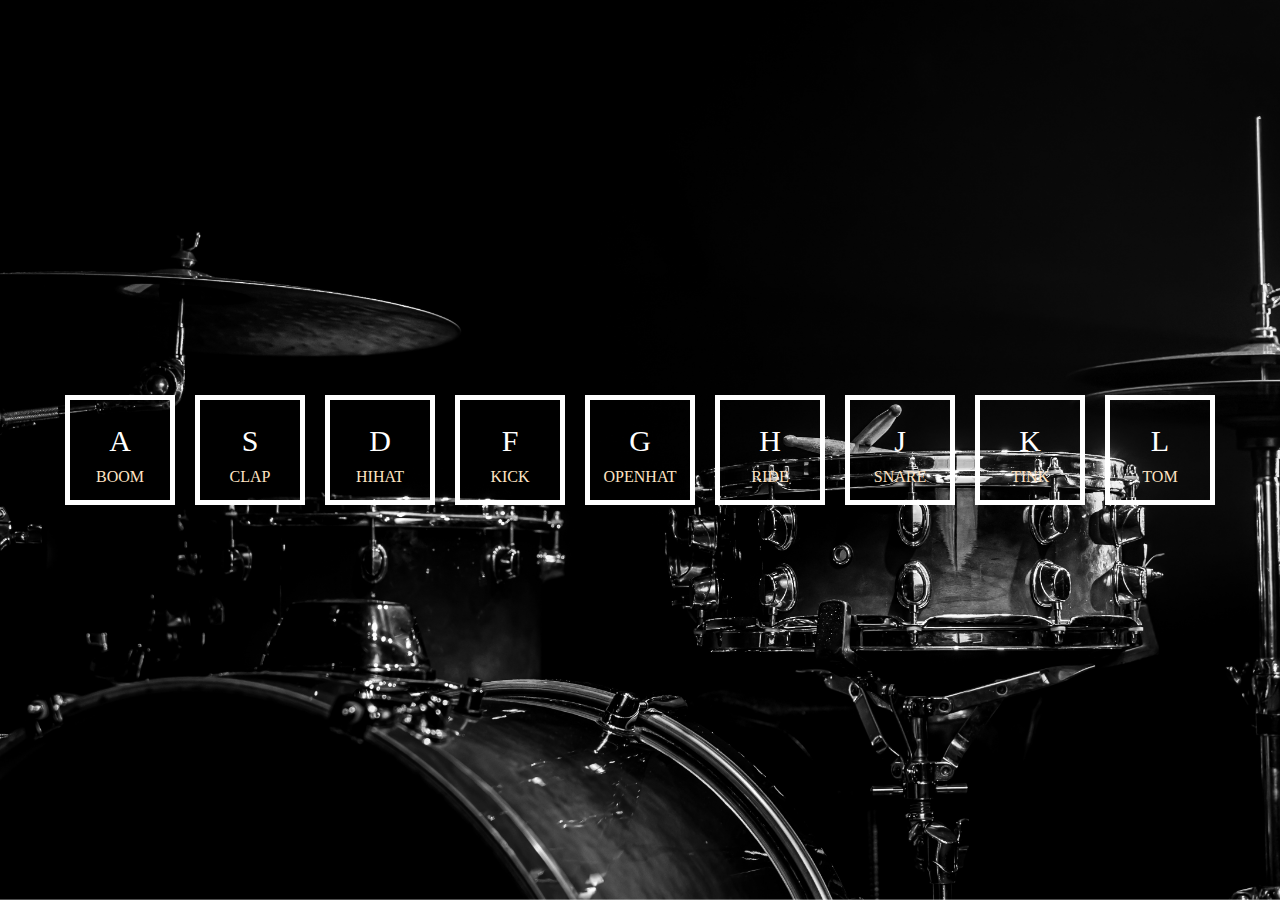
<file: index.html>
<!doctype html>
<html lang="en">
  <head>
    <meta charset="UTF-8" />
    <meta name="viewport" content="width=device-width, initial-scale=1.0" />
    <link rel="stylesheet" href="styles.css" />
    <title>JS DrumKit</title>
  </head>
  <body>
    <div class="hero">
      <div class="keys">
        <div class="key" data-key="a">
          <p>A</p>
          <span>Boom</span>
        </div>
        <div class="key" data-key="s">
          <p>S</p>
          <span>Clap</span>
        </div>
        <div class="key" data-key="d">
          <p>D</p>
          <span>Hihat</span>
        </div>
        <div class="key" data-key="f">
          <p>F</p>
          <span>Kick</span>
        </div>
        <div class="key" data-key="g">
          <p>G</p>
          <span>Openhat</span>
        </div>
        <div class="key" data-key="h">
          <p>H</p>
          <span>Ride</span>
        </div>
        <div class="key" data-key="j">
          <p>J</p>
          <span>Snare</span>
        </div>
        <div class="key" data-key="k">
          <p>K</p>
          <span>Tink</span>
        </div>
        <div class="key" data-key="l">
          <p>L</p>
          <span>Tom</span>
        </div>
      </div>
    </div>
    <audio data-key="a" src="sounds/boom.wav"></audio>
    <audio data-key="s" src="sounds/clap.wav"></audio>
    <audio data-key="d" src="sounds/hihat.wav"></audio>
    <audio data-key="f" src="sounds/kick.wav"></audio>
    <audio data-key="g" src="sounds/openhat.wav"></audio>
    <audio data-key="h" src="sounds/ride.wav"></audio>
    <audio data-key="j" src="sounds/snare.wav"></audio>
    <audio data-key="k" src="sounds/tink.wav"></audio>
    <audio data-key="l" src="sounds/tom.wav"></audio>

    <script src="script.js"></script>
  </body>
</html>
</file>
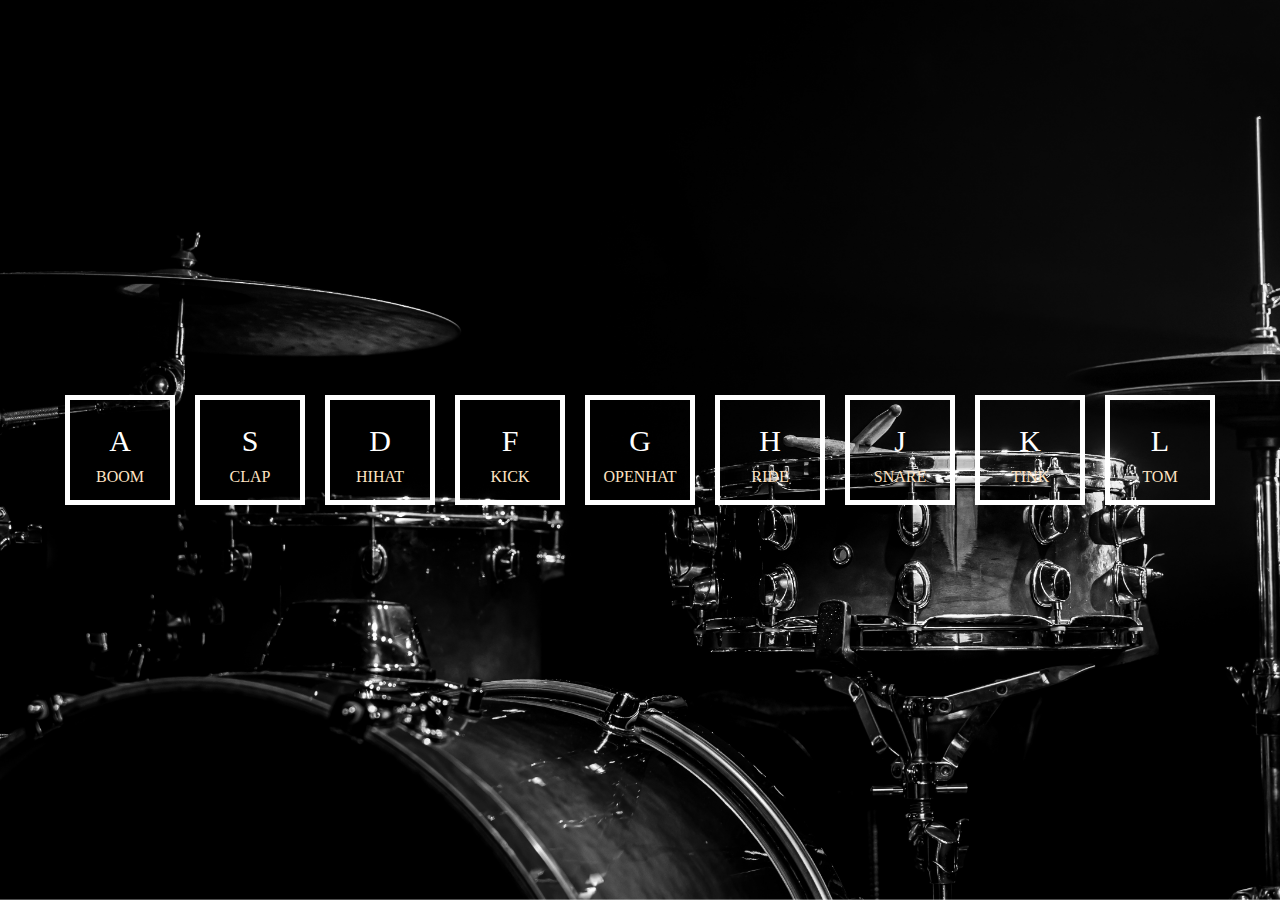
<file: JS DrumKit/index.html>
<!doctype html>
<html lang="en">
  <head>
    <meta charset="UTF-8" />
    <meta name="viewport" content="width=device-width, initial-scale=1.0" />
    <link rel="stylesheet" href="styles.css" />
    <title>JS DrumKit</title>
  </head>
  <body>
    <div class="hero">
      <div class="keys">
        <div class="key" data-key="a">
          <p>A</p>
          <span>Boom</span>
        </div>
        <div class="key" data-key="s">
          <p>S</p>
          <span>Clap</span>
        </div>
        <div class="key" data-key="d">
          <p>D</p>
          <span>Hihat</span>
        </div>
        <div class="key" data-key="f">
          <p>F</p>
          <span>Kick</span>
        </div>
        <div class="key" data-key="g">
          <p>G</p>
          <span>Openhat</span>
        </div>
        <div class="key" data-key="h">
          <p>H</p>
          <span>Ride</span>
        </div>
        <div class="key" data-key="j">
          <p>J</p>
          <span>Snare</span>
        </div>
        <div class="key" data-key="k">
          <p>K</p>
          <span>Tink</span>
        </div>
        <div class="key" data-key="l">
          <p>L</p>
          <span>Tom</span>
        </div>
      </div>
    </div>
    <audio data-key="a" src="sounds/boom.wav"></audio>
    <audio data-key="s" src="sounds/clap.wav"></audio>
    <audio data-key="d" src="sounds/hihat.wav"></audio>
    <audio data-key="f" src="sounds/kick.wav"></audio>
    <audio data-key="g" src="sounds/openhat.wav"></audio>
    <audio data-key="h" src="sounds/ride.wav"></audio>
    <audio data-key="j" src="sounds/snare.wav"></audio>
    <audio data-key="k" src="sounds/tink.wav"></audio>
    <audio data-key="l" src="sounds/tom.wav"></audio>

    <script src="script.js"></script>
  </body>
</html>
</file>
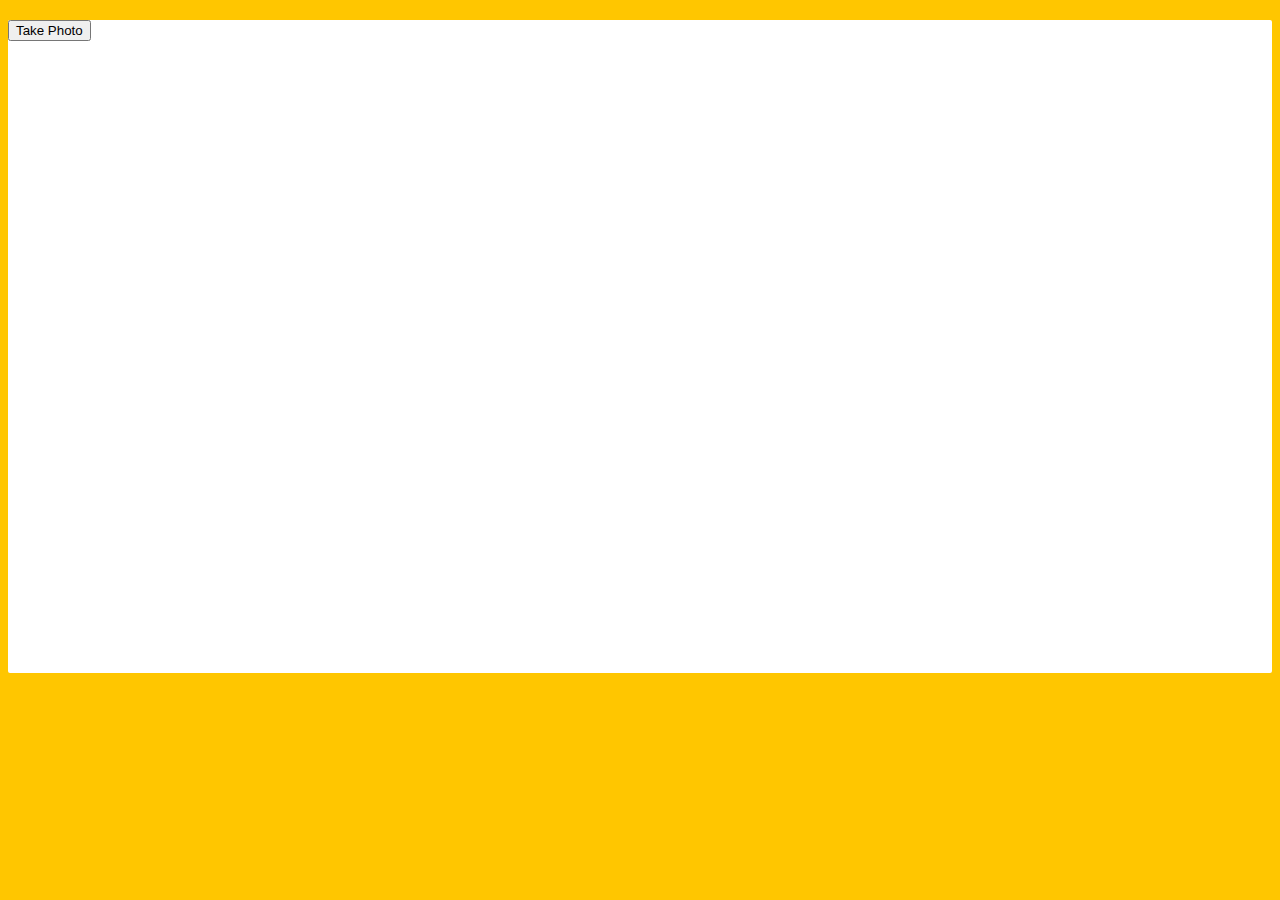
<file: JavaScript30-master/19 - Webcam Fun/index.html>
<!DOCTYPE html>
<html lang="en">
<head>
  <meta charset="UTF-8">
  <title>Get User Media Code Along!</title>
  <link rel="stylesheet" href="style.css">
  <link rel="icon" href="https://fav.farm/🔥" />
</head>
<body>

  <div class="photobooth">
    <div class="controls">
      <button onClick="takePhoto()">Take Photo</button>
<!--       <div class="rgb">
        <label for="rmin">Red Min:</label>
        <input type="range" min=0 max=255 name="rmin">
        <label for="rmax">Red Max:</label>
        <input type="range" min=0 max=255 name="rmax">

        <br>

        <label for="gmin">Green Min:</label>
        <input type="range" min=0 max=255 name="gmin">
        <label for="gmax">Green Max:</label>
        <input type="range" min=0 max=255 name="gmax">

        <br>

        <label for="bmin">Blue Min:</label>
        <input type="range" min=0 max=255 name="bmin">
        <label for="bmax">Blue Max:</label>
        <input type="range" min=0 max=255 name="bmax">
      </div> -->
    </div>

    <canvas class="photo"></canvas>
    <video class="player"></video>
    <div class="strip"></div>
  </div>

  <audio class="snap" src="./snap.mp3" hidden></audio>

  <script src="scripts.js"></script>

</body>
</html>
</file>
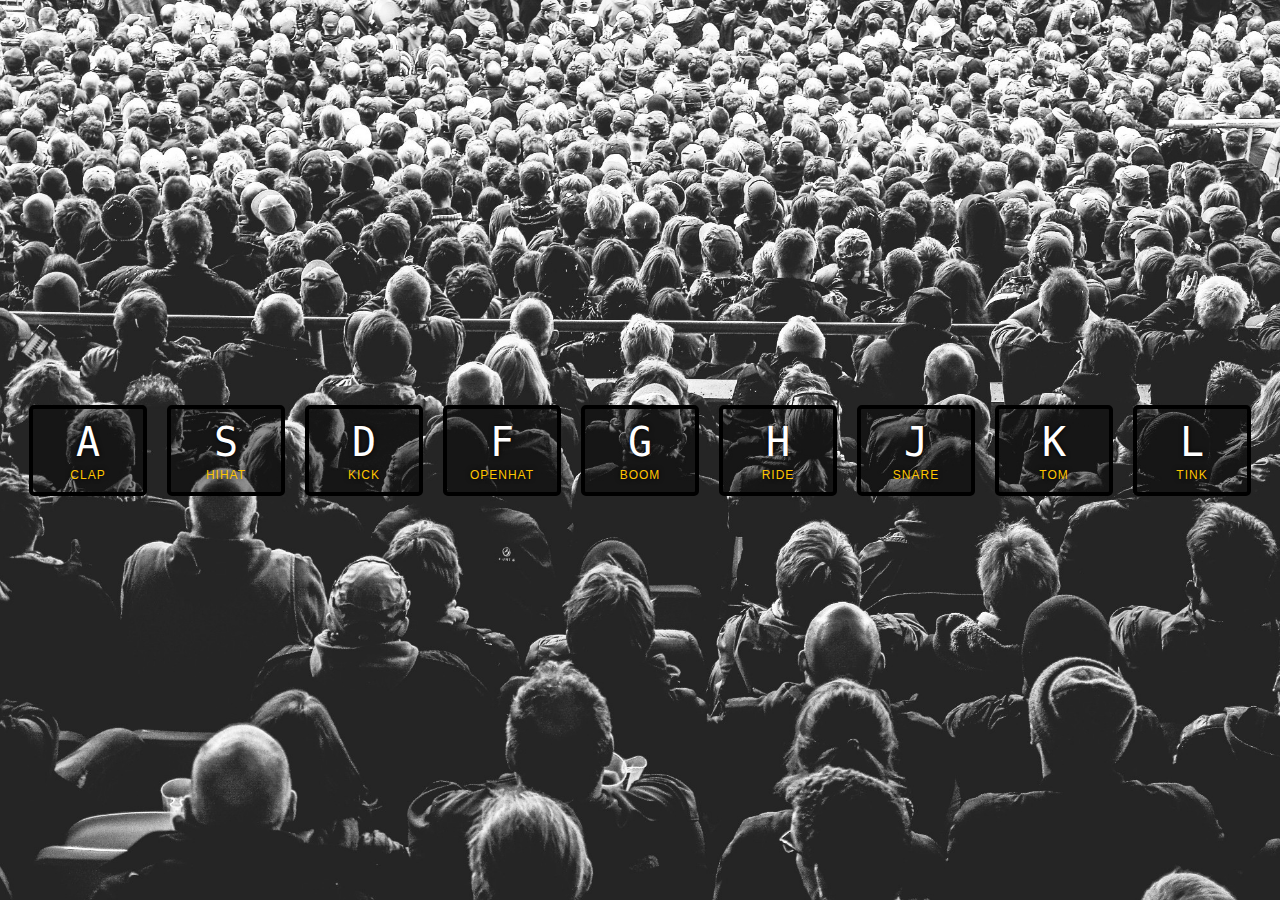
<file: JavaScript30-master/01 - JavaScript Drum Kit/index-FINISHED.html>
<!DOCTYPE html>
<html lang="en">
<head>
  <meta charset="UTF-8">
  <title>JS Drum Kit</title>
  <link rel="stylesheet" href="style.css">
  <link rel="icon" href="https://fav.farm/✅" />
</head>
<body>


  <div class="keys">
    <div data-key="65" class="key">
      <kbd>A</kbd>
      <span class="sound">clap</span>
    </div>
    <div data-key="83" class="key">
      <kbd>S</kbd>
      <span class="sound">hihat</span>
    </div>
    <div data-key="68" class="key">
      <kbd>D</kbd>
      <span class="sound">kick</span>
    </div>
    <div data-key="70" class="key">
      <kbd>F</kbd>
      <span class="sound">openhat</span>
    </div>
    <div data-key="71" class="key">
      <kbd>G</kbd>
      <span class="sound">boom</span>
    </div>
    <div data-key="72" class="key">
      <kbd>H</kbd>
      <span class="sound">ride</span>
    </div>
    <div data-key="74" class="key">
      <kbd>J</kbd>
      <span class="sound">snare</span>
    </div>
    <div data-key="75" class="key">
      <kbd>K</kbd>
      <span class="sound">tom</span>
    </div>
    <div data-key="76" class="key">
      <kbd>L</kbd>
      <span class="sound">tink</span>
    </div>
  </div>

  <audio data-key="65" src="sounds/clap.wav"></audio>
  <audio data-key="83" src="sounds/hihat.wav"></audio>
  <audio data-key="68" src="sounds/kick.wav"></audio>
  <audio data-key="70" src="sounds/openhat.wav"></audio>
  <audio data-key="71" src="sounds/boom.wav"></audio>
  <audio data-key="72" src="sounds/ride.wav"></audio>
  <audio data-key="74" src="sounds/snare.wav"></audio>
  <audio data-key="75" src="sounds/tom.wav"></audio>
  <audio data-key="76" src="sounds/tink.wav"></audio>

<script>
  function removeTransition(e) {
    if (e.propertyName !== 'transform') return;
    e.target.classList.remove('playing');
  }

  function playSound(e) {
    const audio = document.querySelector(`audio[data-key="${e.keyCode}"]`);
    const key = document.querySelector(`div[data-key="${e.keyCode}"]`);
    if (!audio) return;

    key.classList.add('playing');
    audio.currentTime = 0;
    audio.play();
  }

  const keys = Array.from(document.querySelectorAll('.key'));
  keys.forEach(key => key.addEventListener('transitionend', removeTransition));
  window.addEventListener('keydown', playSound);
</script>


</body>
</html>
</file>
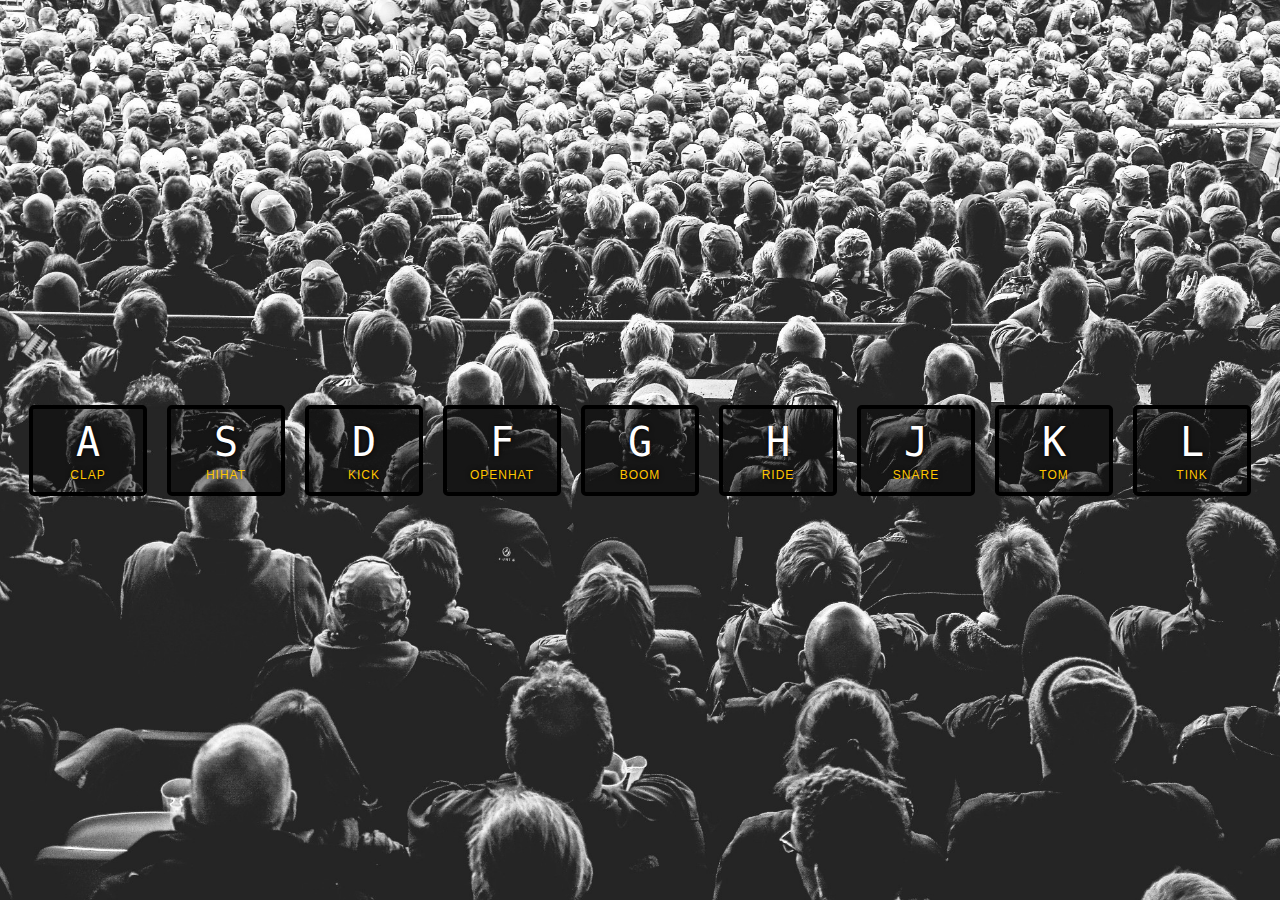
<file: JavaScript30-master/01 - JavaScript Drum Kit/index-START.html>
<!DOCTYPE html>
<html lang="en">
<head>
  <meta charset="UTF-8">
  <title>JS Drum Kit</title>
  <link rel="stylesheet" href="style.css">
  <link rel="icon" href="https://fav.farm/🔥" />
</head>
<body>


  <div class="keys">
    <div data-key="65" class="key">
      <kbd>A</kbd>
      <span class="sound">clap</span>
    </div>
    <div data-key="83" class="key">
      <kbd>S</kbd>
      <span class="sound">hihat</span>
    </div>
    <div data-key="68" class="key">
      <kbd>D</kbd>
      <span class="sound">kick</span>
    </div>
    <div data-key="70" class="key">
      <kbd>F</kbd>
      <span class="sound">openhat</span>
    </div>
    <div data-key="71" class="key">
      <kbd>G</kbd>
      <span class="sound">boom</span>
    </div>
    <div data-key="72" class="key">
      <kbd>H</kbd>
      <span class="sound">ride</span>
    </div>
    <div data-key="74" class="key">
      <kbd>J</kbd>
      <span class="sound">snare</span>
    </div>
    <div data-key="75" class="key">
      <kbd>K</kbd>
      <span class="sound">tom</span>
    </div>
    <div data-key="76" class="key">
      <kbd>L</kbd>
      <span class="sound">tink</span>
    </div>
  </div>

  <audio data-key="65" src="sounds/clap.wav"></audio>
  <audio data-key="83" src="sounds/hihat.wav"></audio>
  <audio data-key="68" src="sounds/kick.wav"></audio>
  <audio data-key="70" src="sounds/openhat.wav"></audio>
  <audio data-key="71" src="sounds/boom.wav"></audio>
  <audio data-key="72" src="sounds/ride.wav"></audio>
  <audio data-key="74" src="sounds/snare.wav"></audio>
  <audio data-key="75" src="sounds/tom.wav"></audio>
  <audio data-key="76" src="sounds/tink.wav"></audio>

<script>

</script>


</body>
</html>
</file>
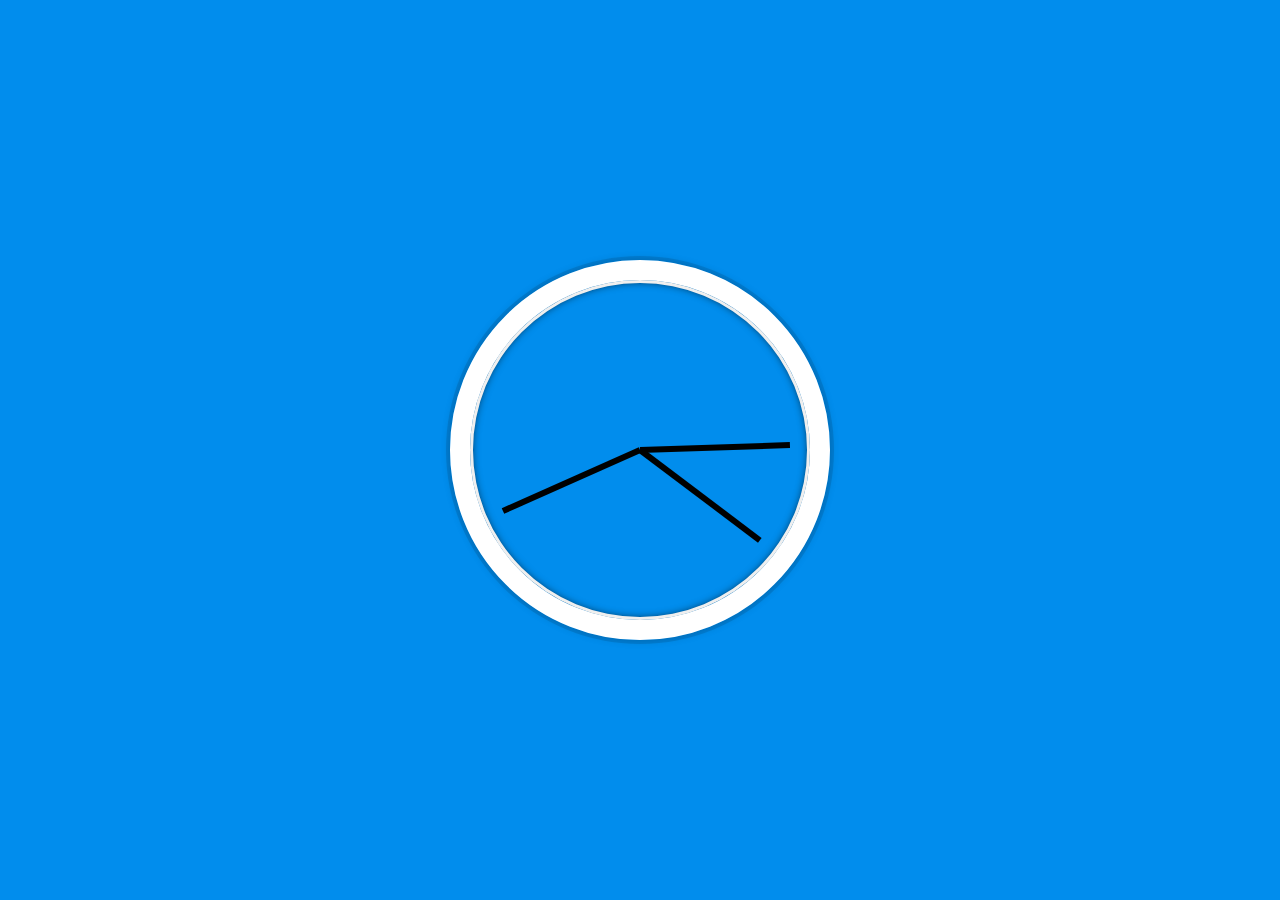
<file: JavaScript30-master/02 - JS and CSS Clock/index-FINISHED.html>
<!DOCTYPE html>
<html lang="en">
<head>
  <meta charset="UTF-8">
  <title>JS + CSS Clock</title>
  <link rel="icon" href="https://fav.farm/✅" />
</head>
<body>


    <div class="clock">
      <div class="clock-face">
        <div class="hand hour-hand"></div>
        <div class="hand min-hand"></div>
        <div class="hand second-hand"></div>
      </div>
    </div>


  <style>
    html {
      background: #018DED url(https://unsplash.it/1500/1000?image=881&blur=5);
      background-size: cover;
      font-family: 'helvetica neue';
      text-align: center;
      font-size: 10px;
    }

    body {
      margin: 0;
      font-size: 2rem;
      display: flex;
      flex: 1;
      min-height: 100vh;
      align-items: center;
    }

    .clock {
      width: 30rem;
      height: 30rem;
      border: 20px solid white;
      border-radius: 50%;
      margin: 50px auto;
      position: relative;
      padding: 2rem;
      box-shadow:
        0 0 0 4px rgba(0,0,0,0.1),
        inset 0 0 0 3px #EFEFEF,
        inset 0 0 10px black,
        0 0 10px rgba(0,0,0,0.2);
    }

    .clock-face {
      position: relative;
      width: 100%;
      height: 100%;
      transform: translateY(-3px); /* account for the height of the clock hands */
    }

    .hand {
      width: 50%;
      height: 6px;
      background: black;
      position: absolute;
      top: 50%;
      transform-origin: 100%;
      transform: rotate(90deg);
      transition: all 0.05s;
      transition-timing-function: cubic-bezier(0.1, 2.7, 0.58, 1);
    }
</style>

<script>
  const secondHand = document.querySelector('.second-hand');
  const minsHand = document.querySelector('.min-hand');
  const hourHand = document.querySelector('.hour-hand');

  function setDate() {
    const now = new Date();

    const seconds = now.getSeconds();
    const secondsDegrees = ((seconds / 60) * 360) + 90;
    secondHand.style.transform = `rotate(${secondsDegrees}deg)`;

    const mins = now.getMinutes();
    const minsDegrees = ((mins / 60) * 360) + ((seconds/60)*6) + 90;
    minsHand.style.transform = `rotate(${minsDegrees}deg)`;

    const hour = now.getHours();
    const hourDegrees = ((hour / 12) * 360) + ((mins/60)*30) + 90;
    hourHand.style.transform = `rotate(${hourDegrees}deg)`;
  }

  setInterval(setDate, 1000);

  setDate();

</script>
</body>
</html>
</file>
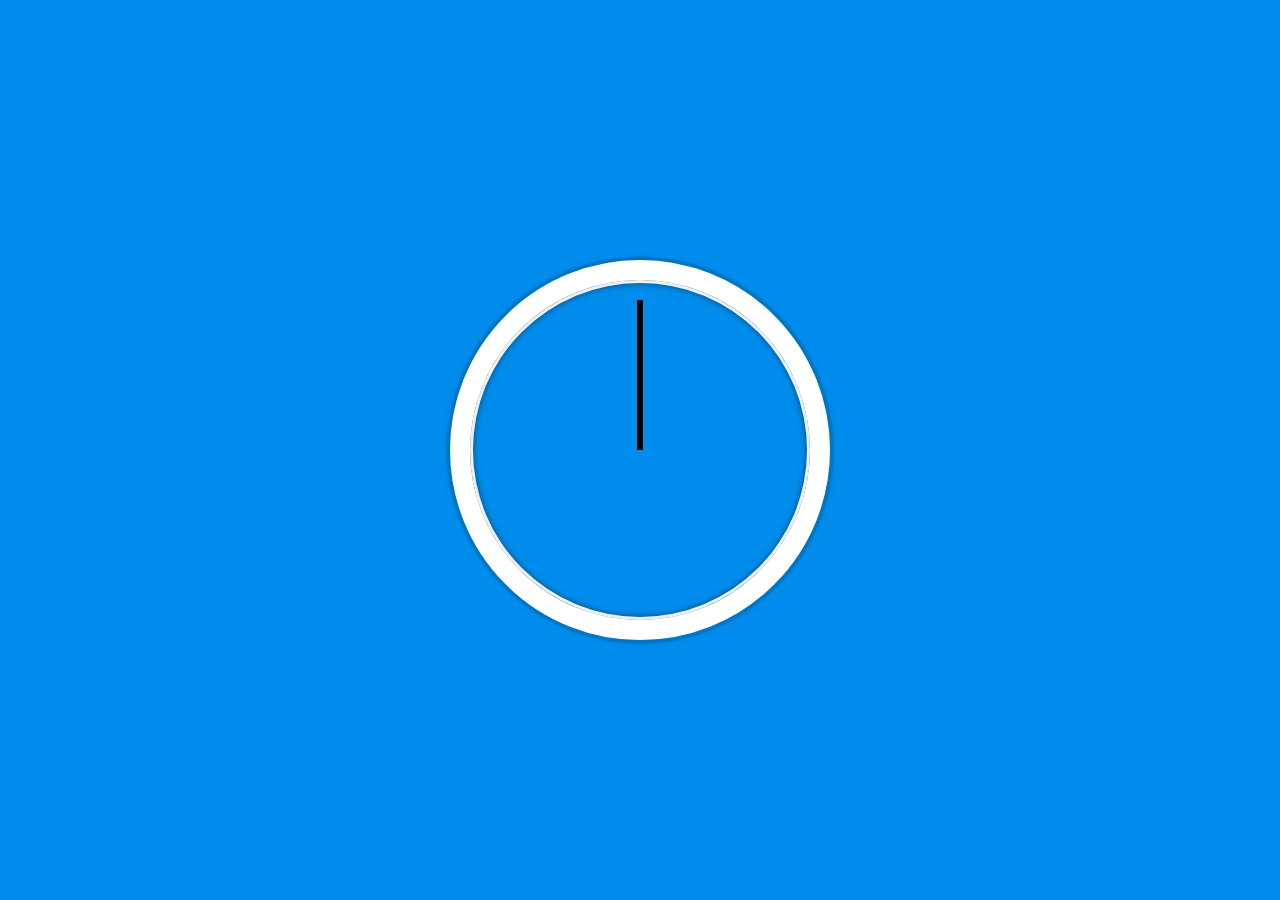
<file: JavaScript30-master/02 - JS and CSS Clock/index-START.html>
<!doctype html>
<html lang="en">
  <head>
    <meta charset="UTF-8" />
    <title>JS + CSS Clock</title>
    <link rel="icon" href="https://fav.farm/🔥" />
  </head>
  <body>
    <div class="clock">
      <div class="clock-face">
        <div class="hand hour-hand"></div>
        <div class="hand min-hand"></div>
        <div class="hand second-hand"></div>
      </div>
    </div>

    <style>
      html {
        background: #018ded url(https://unsplash.it/1500/1000?image=881&blur=5);
        background-size: cover;
        font-family: "helvetica neue";
        text-align: center;
        font-size: 10px;
      }

      body {
        margin: 0;
        font-size: 2rem;
        display: flex;
        flex: 1;
        min-height: 100vh;
        align-items: center;
      }

      .clock {
        width: 30rem;
        height: 30rem;
        border: 20px solid white;
        border-radius: 50%;
        margin: 50px auto;
        position: relative;
        padding: 2rem;
        box-shadow:
          0 0 0 4px rgba(0, 0, 0, 0.1),
          inset 0 0 0 3px #efefef,
          inset 0 0 10px black,
          0 0 10px rgba(0, 0, 0, 0.2);
      }

      .clock-face {
        position: relative;
        width: 100%;
        height: 100%;
        transform: translateY(
          -3px
        ); /* account for the height of the clock hands */
      }

      .hand {
        width: 50%;
        height: 6px;
        background: black;
        position: absolute;
        top: 50%;
        transform-origin: 100%;
        transform: rotate(90deg);
        transition: all 0.5s;
        transition-timing-function: cubic-bezier(0.1, 2.7, 0.58, 1);
      }
    </style>

    <script>
      const secondHand = document.querySelector(".second-hand");
      const minuteHand = document.querySelector(".min-hand");
      const hourHand = document.querySelector(".hour-hand");

      function setDate() {
        const now = new Date(); //Create date object

        const sec = now.getSeconds();
        const secondsDegrees = (sec / 60) * 360 + 90;
        secondHand.style.transform = `rotate(${secondsDegrees}deg)`;

        const min = now.getMinutes();
        const minuteDegrees = (min / 60) * 360 + 90;
        minuteHand.style.transform = `rotate(${minuteDegrees}deg)`;

        const hour = now.getHours();
        const hourDegrees = (hour / 12) * 360 + 90;
        hourHand.style.transform = `rotate(${hourDegrees}deg)`;
        console.log(sec);
      }

      setInterval(setDate, 1000);
    </script>
  </body>
</html>
</file>
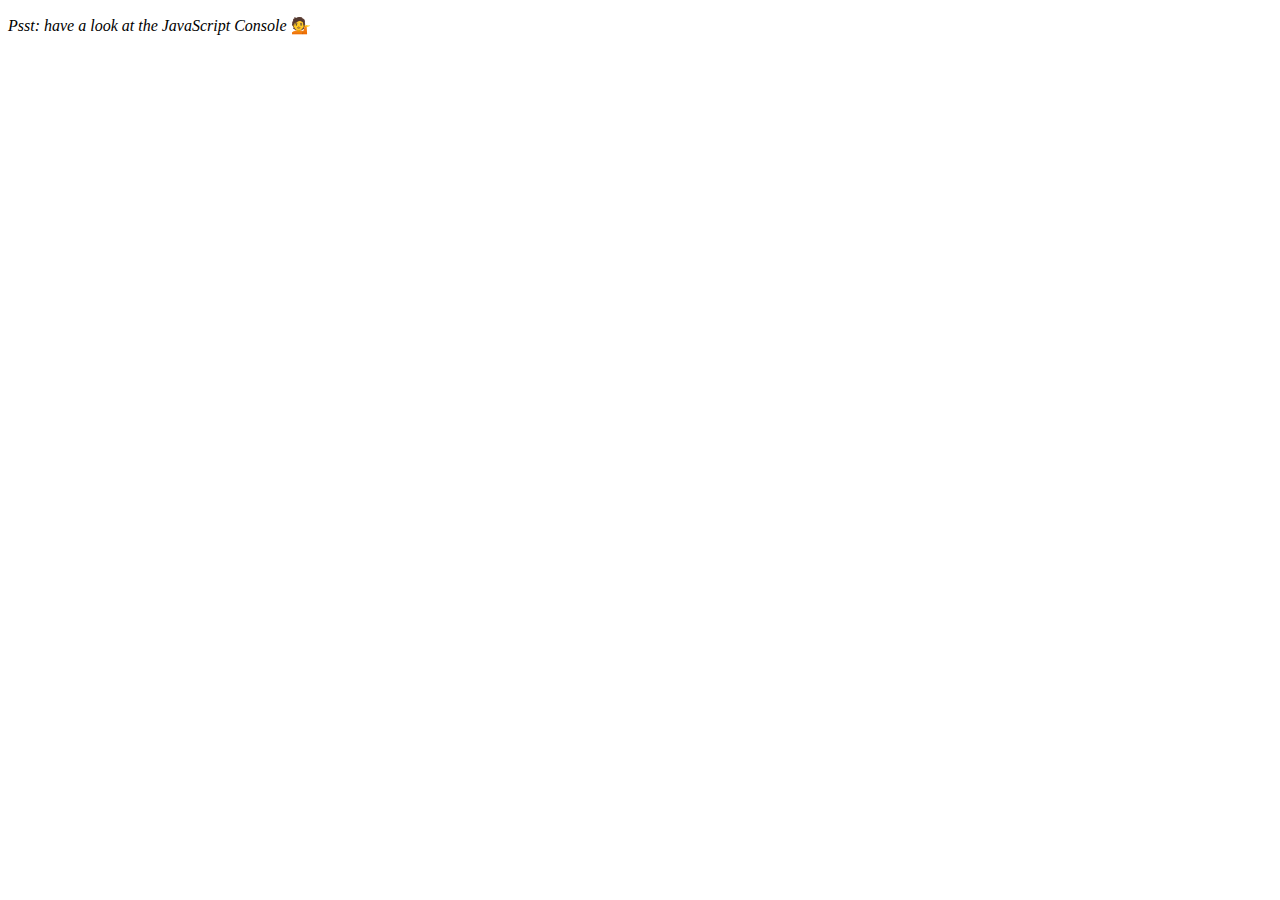
<file: JavaScript30-master/04 - Array Cardio Day 1/index-FINISHED.html>
<!DOCTYPE html>
<html lang="en">
<head>
  <meta charset="UTF-8">
  <title>Array Cardio 💪</title>
  <link rel="icon" href="https://fav.farm/✅" />
</head>
<body>
  <p><em>Psst: have a look at the JavaScript Console</em> 💁</p>
  <script>
    // Get your shorts on - this is an array workout!
    // ## Array Cardio Day 1

    // Some data we can work with

    const inventors = [
      { first: 'Albert', last: 'Einstein', year: 1879, passed: 1955 },
      { first: 'Isaac', last: 'Newton', year: 1643, passed: 1727 },
      { first: 'Galileo', last: 'Galilei', year: 1564, passed: 1642 },
      { first: 'Marie', last: 'Curie', year: 1867, passed: 1934 },
      { first: 'Johannes', last: 'Kepler', year: 1571, passed: 1630 },
      { first: 'Nicolaus', last: 'Copernicus', year: 1473, passed: 1543 },
      { first: 'Max', last: 'Planck', year: 1858, passed: 1947 },
      { first: 'Katherine', last: 'Blodgett', year: 1898, passed: 1979 },
      { first: 'Ada', last: 'Lovelace', year: 1815, passed: 1852 },
      { first: 'Sarah E.', last: 'Goode', year: 1855, passed: 1905 },
      { first: 'Lise', last: 'Meitner', year: 1878, passed: 1968 },
      { first: 'Hanna', last: 'Hammarström', year: 1829, passed: 1909 }
    ];

    const people = [
      'Bernhard, Sandra', 'Bethea, Erin', 'Becker, Carl', 'Bentsen, Lloyd', 'Beckett, Samuel', 'Blake, William', 'Berger, Ric', 'Beddoes, Mick', 'Beethoven, Ludwig',
      'Belloc, Hilaire', 'Begin, Menachem', 'Bellow, Saul', 'Benchley, Robert', 'Blair, Robert', 'Benenson, Peter', 'Benjamin, Walter', 'Berlin, Irving',
      'Benn, Tony', 'Benson, Leana', 'Bent, Silas', 'Berle, Milton', 'Berry, Halle', 'Biko, Steve', 'Beck, Glenn', 'Bergman, Ingmar', 'Black, Elk', 'Berio, Luciano',
      'Berne, Eric', 'Berra, Yogi', 'Berry, Wendell', 'Bevan, Aneurin', 'Ben-Gurion, David', 'Bevel, Ken', 'Biden, Joseph', 'Bennington, Chester', 'Bierce, Ambrose',
      'Billings, Josh', 'Birrell, Augustine', 'Blair, Tony', 'Beecher, Henry', 'Biondo, Frank'
    ];

    // Array.prototype.filter()
    // 1. Filter the list of inventors for those who were born in the 1500's
    const fifteen = inventors.filter(inventor => (inventor.year >= 1500 && inventor.year < 1600));

    console.table(fifteen);

    // Array.prototype.map()
    // 2. Give us an array of the inventor first and last names
    const fullNames = inventors.map(inventor => `${inventor.first} ${inventor.last}`);
    console.log(fullNames);

    // Array.prototype.sort()
    // 3. Sort the inventors by birthdate, oldest to youngest
    // const ordered = inventors.sort(function(a, b) {
    //   if(a.year > b.year) {
    //     return 1;
    //   } else {
    //     return -1;
    //   }
    // });

    const ordered = inventors.sort((a, b) => a.year > b.year ? 1 : -1);
    console.table(ordered);

    // Array.prototype.reduce()
    // 4. How many years did all the inventors live?
    const totalYears = inventors.reduce((total, inventor) => {
      return total + (inventor.passed - inventor.year);
    }, 0);

    console.log(totalYears);

    // 5. Sort the inventors by years lived
    const oldest = inventors.sort(function(a, b) {
      const lastInventor = a.passed - a.year;
      const nextInventor = b.passed - b.year;
      return lastInventor > nextInventor ? -1 : 1;
    });
    console.table(oldest);

    // 6. create a list of Boulevards in Paris that contain 'de' anywhere in the name
    // https://en.wikipedia.org/wiki/Category:Boulevards_in_Paris

    // const category = document.querySelector('.mw-category');
    // const links = Array.from(category.querySelectorAll('a'));
    // const de = links
    //             .map(link => link.textContent)
    //             .filter(streetName => streetName.includes('de'));

    // 7. sort Exercise
    // Sort the people alphabetically by last name
    const alpha = people.sort((lastOne, nextOne) => {
      const [aLast, aFirst] = lastOne.split(', ');
      const [bLast, bFirst] = nextOne.split(', ');
      return aLast > bLast ? 1 : -1;
    });
    console.log(alpha);

    // 8. Reduce Exercise
    // Sum up the instances of each of these
    const data = ['car', 'car', 'truck', 'truck', 'bike', 'walk', 'car', 'van', 'bike', 'walk', 'car', 'van', 'car', 'truck', 'pogostick'];

    const transportation = data.reduce(function(obj, item) {
      if (!obj[item]) {
        obj[item] = 0;
      }
      obj[item]++;
      return obj;
    }, {});

    console.log(transportation);

  </script>
</body>
</html>
</file>
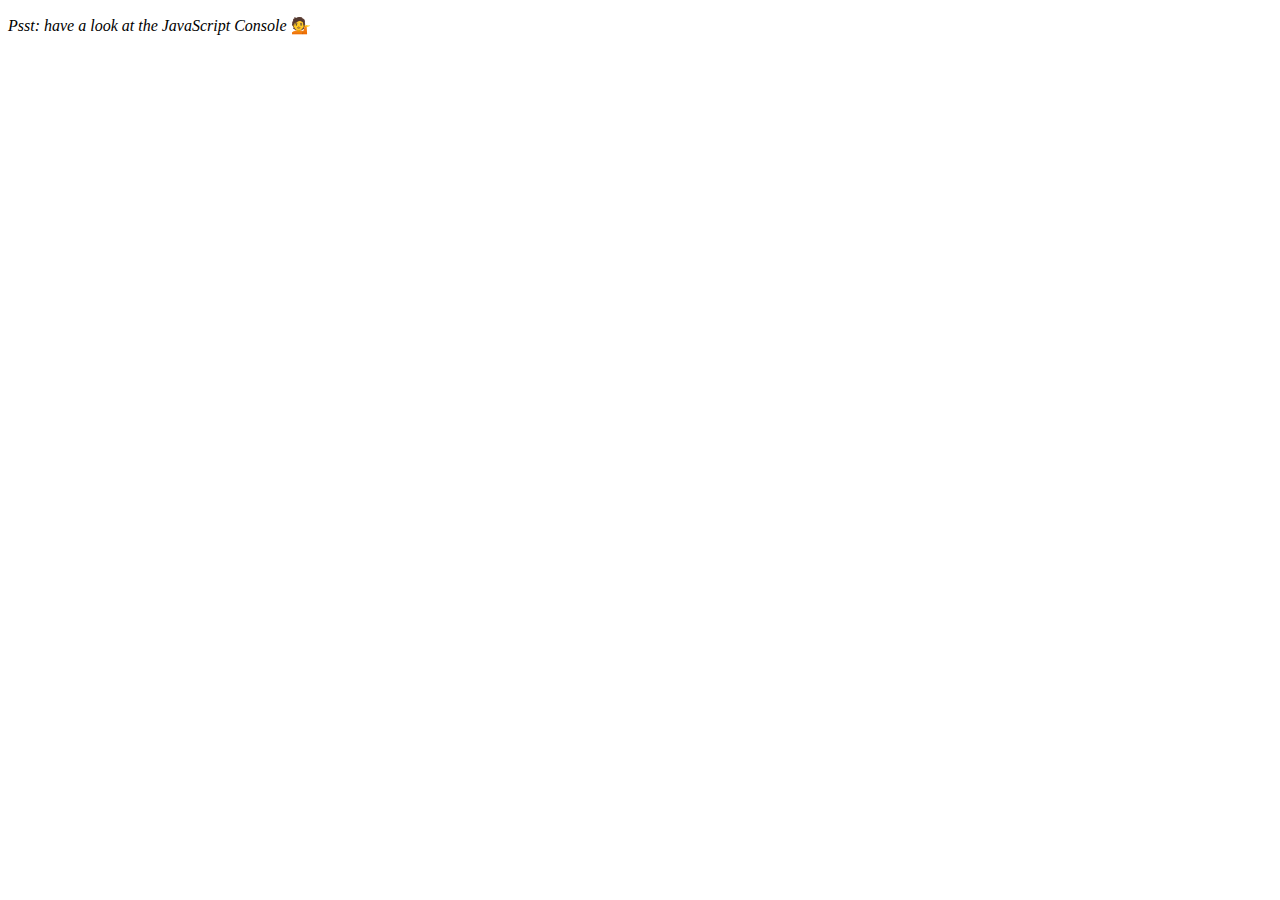
<file: JavaScript30-master/04 - Array Cardio Day 1/index-START.html>
<!DOCTYPE html>
<html lang="en">
<head>
  <meta charset="UTF-8">
  <title>Array Cardio 💪</title>
  <link rel="icon" href="https://fav.farm/🔥" />
</head>
<body>
  <p><em>Psst: have a look at the JavaScript Console</em> 💁</p>
  <script>
    // Get your shorts on - this is an array workout!
    // ## Array Cardio Day 1

    // Some data we can work with

    const inventors = [
      { first: 'Albert', last: 'Einstein', year: 1879, passed: 1955 },
      { first: 'Isaac', last: 'Newton', year: 1643, passed: 1727 },
      { first: 'Galileo', last: 'Galilei', year: 1564, passed: 1642 },
      { first: 'Marie', last: 'Curie', year: 1867, passed: 1934 },
      { first: 'Johannes', last: 'Kepler', year: 1571, passed: 1630 },
      { first: 'Nicolaus', last: 'Copernicus', year: 1473, passed: 1543 },
      { first: 'Max', last: 'Planck', year: 1858, passed: 1947 },
      { first: 'Katherine', last: 'Blodgett', year: 1898, passed: 1979 },
      { first: 'Ada', last: 'Lovelace', year: 1815, passed: 1852 },
      { first: 'Sarah E.', last: 'Goode', year: 1855, passed: 1905 },
      { first: 'Lise', last: 'Meitner', year: 1878, passed: 1968 },
      { first: 'Hanna', last: 'Hammarström', year: 1829, passed: 1909 }
    ];

    const people = [
      'Bernhard, Sandra', 'Bethea, Erin', 'Becker, Carl', 'Bentsen, Lloyd', 'Beckett, Samuel', 'Blake, William', 'Berger, Ric', 'Beddoes, Mick', 'Beethoven, Ludwig',
      'Belloc, Hilaire', 'Begin, Menachem', 'Bellow, Saul', 'Benchley, Robert', 'Blair, Robert', 'Benenson, Peter', 'Benjamin, Walter', 'Berlin, Irving',
      'Benn, Tony', 'Benson, Leana', 'Bent, Silas', 'Berle, Milton', 'Berry, Halle', 'Biko, Steve', 'Beck, Glenn', 'Bergman, Ingmar', 'Black, Elk', 'Berio, Luciano',
      'Berne, Eric', 'Berra, Yogi', 'Berry, Wendell', 'Bevan, Aneurin', 'Ben-Gurion, David', 'Bevel, Ken', 'Biden, Joseph', 'Bennington, Chester', 'Bierce, Ambrose',
      'Billings, Josh', 'Birrell, Augustine', 'Blair, Tony', 'Beecher, Henry', 'Biondo, Frank'
    ];
    
    // Array.prototype.filter()
    // 1. Filter the list of inventors for those who were born in the 1500's

    // Array.prototype.map()
    // 2. Give us an array of the inventors first and last names

    // Array.prototype.sort()
    // 3. Sort the inventors by birthdate, oldest to youngest

    // Array.prototype.reduce()
    // 4. How many years did all the inventors live all together?

    // 5. Sort the inventors by years lived

    // 6. create a list of Boulevards in Paris that contain 'de' anywhere in the name
    // https://en.wikipedia.org/wiki/Category:Boulevards_in_Paris


    // 7. sort Exercise
    // Sort the people alphabetically by last name

    // 8. Reduce Exercise
    // Sum up the instances of each of these
    const data = ['car', 'car', 'truck', 'truck', 'bike', 'walk', 'car', 'van', 'bike', 'walk', 'car', 'van', 'car', 'truck' ];

  </script>
</body>
</html>
</file>
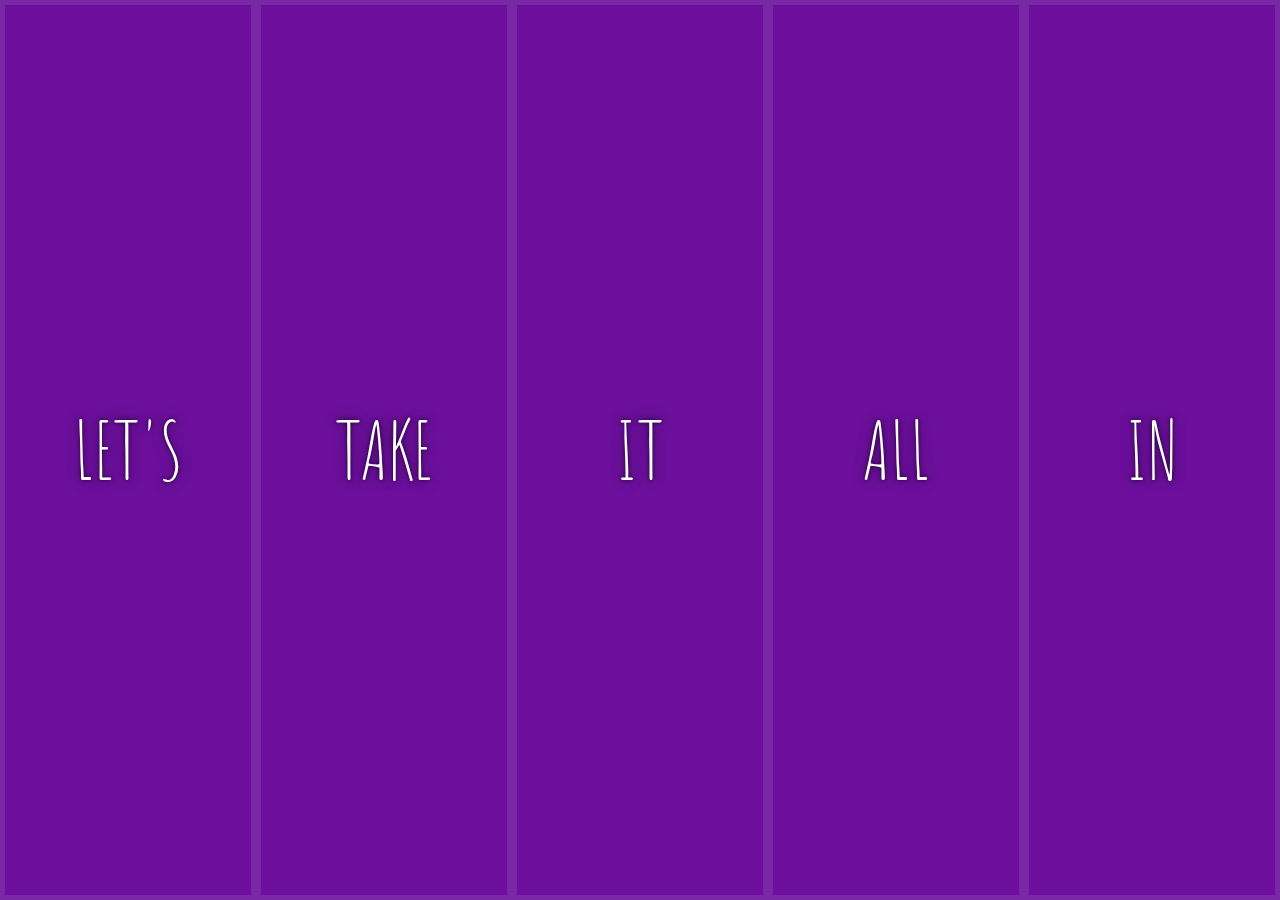
<file: JavaScript30-master/05 - Flex Panel Gallery/index-FINISHED.html>
<!DOCTYPE html>
<html lang="en">
<head>
  <meta charset="UTF-8">
  <title>Flex Panels 💪</title>
  <link href='https://fonts.googleapis.com/css?family=Amatic+SC' rel='stylesheet' type='text/css'>
  <link rel="icon" href="https://fav.farm/✅" />
</head>
<body>
  <style>
    html {
      box-sizing: border-box;
      background: #ffc600;
      font-family: 'helvetica neue';
      font-size: 20px;
      font-weight: 200;
    }

    body {
      margin: 0;
    }

    *, *:before, *:after {
      box-sizing: inherit;
    }

    .panels {
      min-height: 100vh;
      overflow: hidden;
      display: flex;
    }

    .panel {
      background: #6B0F9C;
      box-shadow: inset 0 0 0 5px rgba(255,255,255,0.1);
      color: white;
      text-align: center;
      align-items: center;
      /* Safari transitionend event.propertyName === flex */
      /* Chrome + FF transitionend event.propertyName === flex-grow */
      transition:
        font-size 0.7s cubic-bezier(0.61,-0.19, 0.7,-0.11),
        flex 0.7s cubic-bezier(0.61,-0.19, 0.7,-0.11),
        background 0.2s;
      font-size: 20px;
      background-size: cover;
      background-position: center;
      flex: 1;
      justify-content: center;
      display: flex;
      flex-direction: column;
    }

    .panel1 { background-image:url(https://source.unsplash.com/gYl-UtwNg_I/1500x1500); }
    .panel2 { background-image:url(https://source.unsplash.com/rFKUFzjPYiQ/1500x1500); }
    .panel3 { background-image:url(https://images.unsplash.com/photo-1465188162913-8fb5709d6d57?ixlib=rb-0.3.5&q=80&fm=jpg&crop=faces&cs=tinysrgb&w=1500&h=1500&fit=crop&s=967e8a713a4e395260793fc8c802901d); }
    .panel4 { background-image:url(https://source.unsplash.com/ITjiVXcwVng/1500x1500); }
    .panel5 { background-image:url(https://source.unsplash.com/3MNzGlQM7qs/1500x1500); }

    /* Flex Items */
    .panel > * {
      margin: 0;
      width: 100%;
      transition: transform 0.5s;
      flex: 1 0 auto;
      display: flex;
      justify-content: center;
      align-items: center;
    }

    .panel > *:first-child { transform: translateY(-100%); }
    .panel.open-active > *:first-child { transform: translateY(0); }
    .panel > *:last-child { transform: translateY(100%); }
    .panel.open-active > *:last-child { transform: translateY(0); }

    .panel p {
      text-transform: uppercase;
      font-family: 'Amatic SC', cursive;
      text-shadow: 0 0 4px rgba(0, 0, 0, 0.72), 0 0 14px rgba(0, 0, 0, 0.45);
      font-size: 2em;
    }

    .panel p:nth-child(2) {
      font-size: 4em;
    }

    .panel.open {
      flex: 5;
      font-size: 40px;
    }

    @media only screen and (max-width: 600px) {
      .panel p {
        font-size: 1em;
      }
    }
  </style>


  <div class="panels">
    <div class="panel panel1">
      <p>Hey</p>
      <p>Let's</p>
      <p>Dance</p>
    </div>
    <div class="panel panel2">
      <p>Give</p>
      <p>Take</p>
      <p>Receive</p>
    </div>
    <div class="panel panel3">
      <p>Experience</p>
      <p>It</p>
      <p>Today</p>
    </div>
    <div class="panel panel4">
      <p>Give</p>
      <p>All</p>
      <p>You can</p>
    </div>
    <div class="panel panel5">
      <p>Life</p>
      <p>In</p>
      <p>Motion</p>
    </div>
  </div>

  <script>
    const panels = document.querySelectorAll('.panel');

    function toggleOpen() {
      console.log('Hello');
      this.classList.toggle('open');
    }

    function toggleActive(e) {
      console.log(e.propertyName);
      if (e.propertyName.includes('flex')) {
        this.classList.toggle('open-active');
      }
    }

    panels.forEach(panel => panel.addEventListener('click', toggleOpen));
    panels.forEach(panel => panel.addEventListener('transitionend', toggleActive));
  </script>

</body>
</html>
</file>
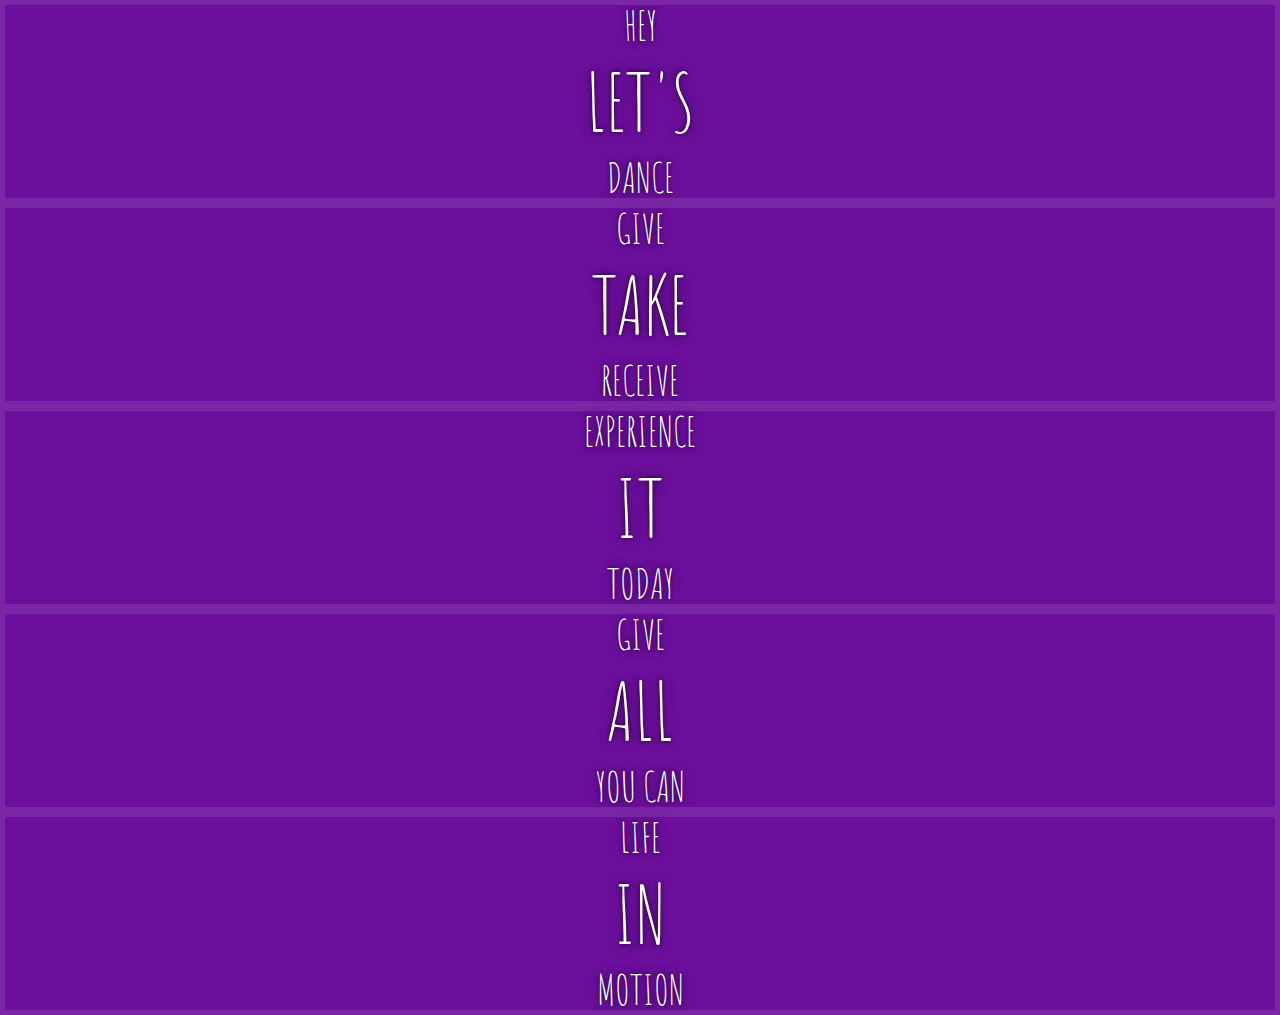
<file: JavaScript30-master/05 - Flex Panel Gallery/index-START.html>
<!DOCTYPE html>
<html lang="en">
<head>
  <meta charset="UTF-8">
  <title>Flex Panels 💪</title>
  <link href='https://fonts.googleapis.com/css?family=Amatic+SC' rel='stylesheet' type='text/css'>
  <link rel="icon" href="https://fav.farm/🔥" />
</head>
<body>
  <style>
    html {
      box-sizing: border-box;
      background: #ffc600;
      font-family: 'helvetica neue';
      font-size: 20px;
      font-weight: 200;
    }

    body {
      margin: 0;
    }

    *, *:before, *:after {
      box-sizing: inherit;
    }

    .panels {
      min-height: 100vh;
      overflow: hidden;
    }

    .panel {
      background: #6B0F9C;
      box-shadow: inset 0 0 0 5px rgba(255,255,255,0.1);
      color: white;
      text-align: center;
      align-items: center;
      /* Safari transitionend event.propertyName === flex */
      /* Chrome + FF transitionend event.propertyName === flex-grow */
      transition:
        font-size 0.7s cubic-bezier(0.61,-0.19, 0.7,-0.11),
        flex 0.7s cubic-bezier(0.61,-0.19, 0.7,-0.11),
        background 0.2s;
      font-size: 20px;
      background-size: cover;
      background-position: center;
    }

    .panel1 { background-image:url(https://source.unsplash.com/gYl-UtwNg_I/1500x1500); }
    .panel2 { background-image:url(https://source.unsplash.com/rFKUFzjPYiQ/1500x1500); }
    .panel3 { background-image:url(https://images.unsplash.com/photo-1465188162913-8fb5709d6d57?ixlib=rb-0.3.5&q=80&fm=jpg&crop=faces&cs=tinysrgb&w=1500&h=1500&fit=crop&s=967e8a713a4e395260793fc8c802901d); }
    .panel4 { background-image:url(https://source.unsplash.com/ITjiVXcwVng/1500x1500); }
    .panel5 { background-image:url(https://source.unsplash.com/3MNzGlQM7qs/1500x1500); }

    /* Flex Children */
    .panel > * {
      margin: 0;
      width: 100%;
      transition: transform 0.5s;
    }

    .panel p {
      text-transform: uppercase;
      font-family: 'Amatic SC', cursive;
      text-shadow: 0 0 4px rgba(0, 0, 0, 0.72), 0 0 14px rgba(0, 0, 0, 0.45);
      font-size: 2em;
    }

    .panel p:nth-child(2) {
      font-size: 4em;
    }

    .panel.open {
      font-size: 40px;
    }

  </style>


  <div class="panels">
    <div class="panel panel1">
      <p>Hey</p>
      <p>Let's</p>
      <p>Dance</p>
    </div>
    <div class="panel panel2">
      <p>Give</p>
      <p>Take</p>
      <p>Receive</p>
    </div>
    <div class="panel panel3">
      <p>Experience</p>
      <p>It</p>
      <p>Today</p>
    </div>
    <div class="panel panel4">
      <p>Give</p>
      <p>All</p>
      <p>You can</p>
    </div>
    <div class="panel panel5">
      <p>Life</p>
      <p>In</p>
      <p>Motion</p>
    </div>
  </div>

  <script>

  </script>



</body>
</html>
</file>
<file: styles.css>
html,
body {
  margin: 0;
  height: 100%;
}

.hero {
  height: 100vh;
  background: url("assets/drum-background.jpg") center / cover no-repeat;
  display: flex;
  align-items: center;
  justify-content: center;
}

.keys {
  display: flex;
  justify-content: space-evenly;
}

.key {
  display: flex;
  flex-direction: column; /* ← this is the missing piece */
  justify-content: center;
  align-items: center;
  color: white;
  height: 100px;
  width: 100px;
  border: solid 5px white;
  margin: 10px;
  transition: all 0.07s;
}

.playing {
  transform: scale(1.1);
  border-color: #ffc600;
  box-shadow: 0 0 20px #ffc600;
}

p {
  font-size: 30px;
  margin: 10px;
}

span {
  text-transform: uppercase;
  color: bisque;
}
</file>
<file: JS DrumKit/styles.css>
html,
body {
  margin: 0;
  height: 100%;
}

.hero {
  height: 100vh;
  background: url("assets/drum-background.jpg") center / cover no-repeat;
  display: flex;
  align-items: center;
  justify-content: center;
}

.keys {
  display: flex;
  justify-content: space-evenly;
}

.key {
  display: flex;
  flex-direction: column; /* ← this is the missing piece */
  justify-content: center;
  align-items: center;
  color: white;
  height: 100px;
  width: 100px;
  border: solid 5px white;
  margin: 10px;
  transition: all 0.07s;
}

.playing {
  transform: scale(1.1);
  border-color: #ffc600;
  box-shadow: 0 0 20px #ffc600;
}

p {
  font-size: 30px;
  margin: 10px;
}

span {
  text-transform: uppercase;
  color: bisque;
}
</file>
<file: JavaScript30-master/19 - Webcam Fun/style.css>
html {
  box-sizing: border-box;
}

*, *:before, *:after {
  box-sizing: inherit;
}

html {
  font-size: 10px;
  background: #ffc600;
}

.photobooth {
  background: white;
  max-width: 150rem;
  margin: 2rem auto;
  border-radius: 2px;
}

/*clearfix*/
.photobooth:after {
  content: '';
  display: block;
  clear: both;
}

.photo {
  width: 100%;
  float: left;
}

.player {
  position: absolute;
  top: 20px;
  right: 20px;
  width:200px;
}

/*
  Strip!
*/

.strip {
  padding: 2rem;
}

.strip img {
  width: 100px;
  overflow-x: scroll;
  padding: 0.8rem 0.8rem 2.5rem 0.8rem;
  box-shadow: 0 0 3px rgba(0,0,0,0.2);
  background: white;
}

.strip a:nth-child(5n+1) img { transform: rotate(10deg); }
.strip a:nth-child(5n+2) img { transform: rotate(-2deg); }
.strip a:nth-child(5n+3) img { transform: rotate(8deg); }
.strip a:nth-child(5n+4) img { transform: rotate(-11deg); }
.strip a:nth-child(5n+5) img { transform: rotate(12deg); }
</file>
<file: JavaScript30-master/01 - JavaScript Drum Kit/style.css>
html {
  font-size: 10px;
  background: url('./background.jpg') bottom center;
  background-size: cover;
}

body,html {
  margin: 0;
  padding: 0;
  font-family: sans-serif;
}

.keys {
  display: flex;
  flex: 1;
  min-height: 100vh;
  align-items: center;
  justify-content: center;
}

.key {
  border: .4rem solid black;
  border-radius: .5rem;
  margin: 1rem;
  font-size: 1.5rem;
  padding: 1rem .5rem;
  transition: all .07s ease;
  width: 10rem;
  text-align: center;
  color: white;
  background: rgba(0,0,0,0.4);
  text-shadow: 0 0 .5rem black;
}

.playing {
  transform: scale(1.1);
  border-color: #ffc600;
  box-shadow: 0 0 1rem #ffc600;
}

kbd {
  display: block;
  font-size: 4rem;
}

.sound {
  font-size: 1.2rem;
  text-transform: uppercase;
  letter-spacing: .1rem;
  color: #ffc600;
}
</file>
